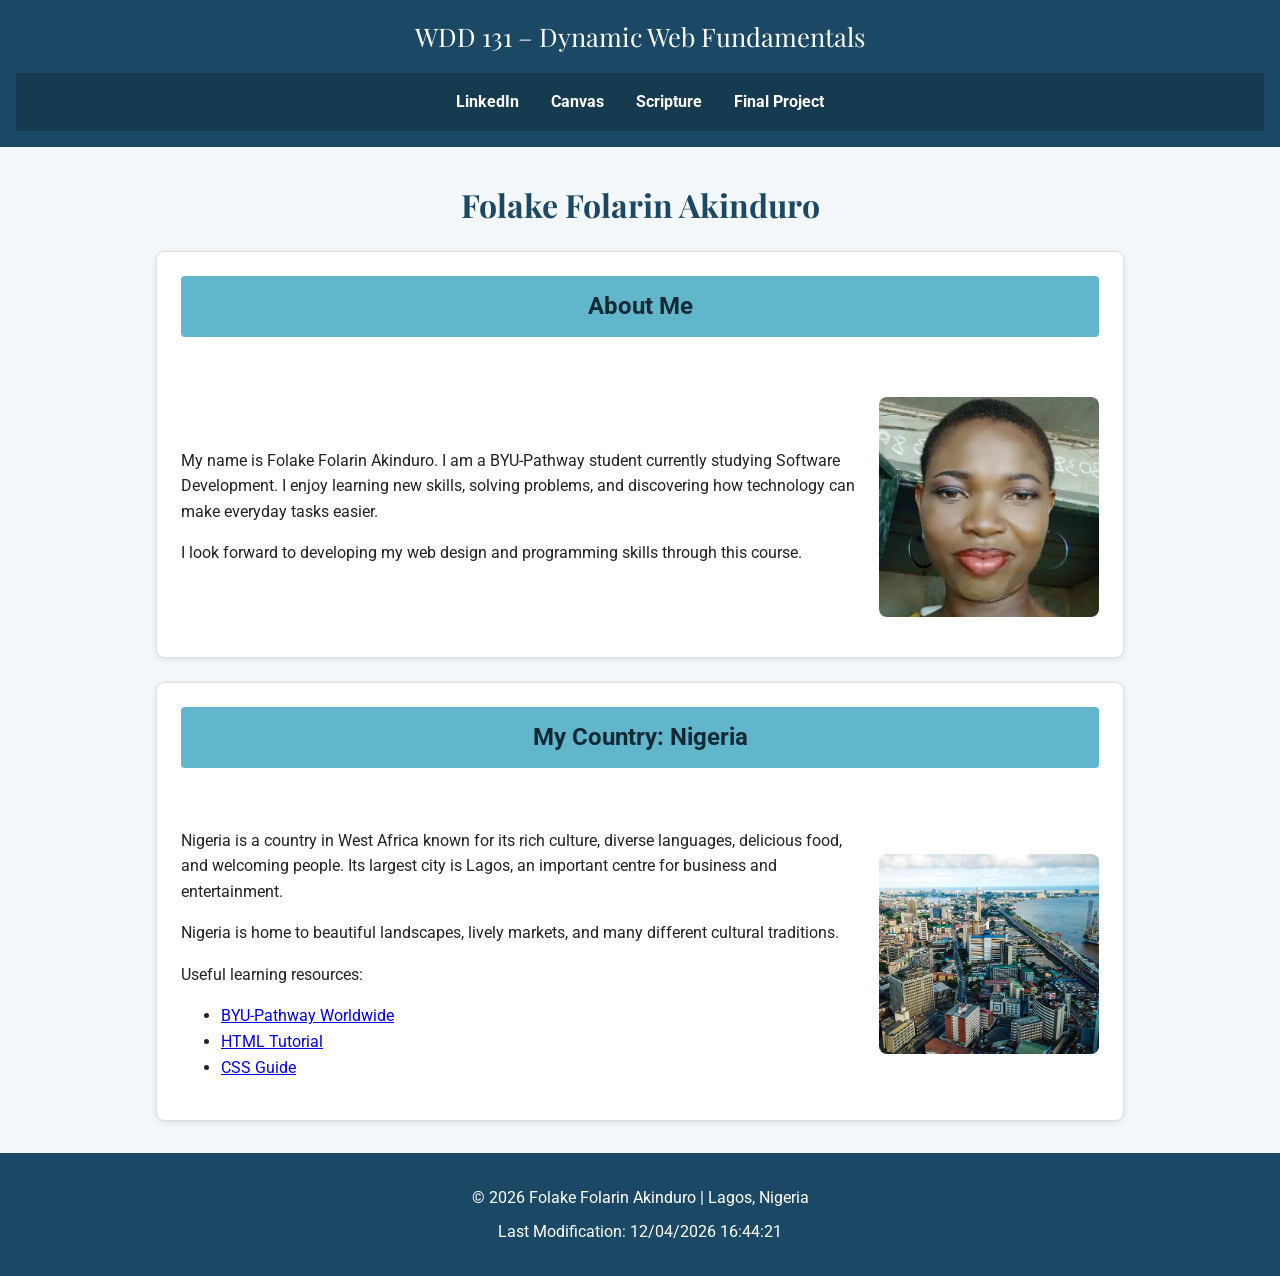
<file: index.html>
<!DOCTYPE html>
<html lang="en">
<head>
    <meta charset="UTF-8">
    <meta name="viewport" content="width=device-width, initial-scale=1.0">
    <meta name="description" content="WDD 131 Dynamic Web Fundamentals homepage created by Folake Folarin Akinduro. Learn about my interests, studies, and Nigeria.">
    <meta name="author" content="Folake Folarin Akinduro">

    <title>WDD 131 – Dynamic Web Fundamentals – Folake Folarin Akinduro</title>

    <link rel="preconnect" href="https://fonts.googleapis.com">
    <link rel="preconnect" href="https://fonts.gstatic.com" crossorigin>
    <link href="https://fonts.googleapis.com/css2?family=Roboto&family=Playfair+Display:wght@600&display=swap" rel="stylesheet">
    
    <link rel="stylesheet" href="styles/base.css">

    <script src="scripts/getdates.js" defer></script>
</head>

<body>
    <header>
        <span id="course-title">WDD 131 – Dynamic Web Fundamentals</span>

        <nav>
            <a href="https://www.linkedin.com/">LinkedIn</a>
            <a href="https://byupw.instructure.com/">Canvas</a>
            <a href="https://www.churchofjesuschrist.org/study/scriptures">Scripture</a>
            <a href="#">Final Project</a>
        </nav>
    </header>

    <main>
        <h1>Folake Folarin Akinduro</h1>

        <section class="card">
            <h2>About Me</h2>

            <div>
                <p>
                    My name is Folake Folarin Akinduro. I am a BYU-Pathway
                    student currently studying Software Development.
                    I enjoy learning new skills, solving problems, and
                    discovering how technology can make everyday tasks easier.
                </p>

                <p>
                    I look forward to developing my web design and programming
                    skills through this course.
                </p>
            </div>

            <img src="./images/profile.jpg"
                 alt="Portrait of Folake Folarin Akinduro"
                 width="300"
                 height="300">
        </section>

        <section class="card">
            <h2>My Country: Nigeria</h2>

            <div>
                <p>
                    Nigeria is a country in West Africa known for its rich
                    culture, diverse languages, delicious food, and welcoming
                    people. Its largest city is Lagos, an important centre
                    for business and entertainment.
                </p>

                <p>
                    Nigeria is home to beautiful landscapes, lively markets,
                    and many different cultural traditions.
                </p>

                <p>Useful learning resources:</p>

                <ul>
                    <li>
                        <a href="https://www.byupathway.edu/">BYU-Pathway Worldwide</a>
                    </li>
                    <li>
                        <a href="https://www.w3schools.com/html/">HTML Tutorial</a>
                    </li>
                    <li>
                        <a href="https://developer.mozilla.org/en-US/docs/Web/CSS">CSS Guide</a>
                    </li>
                </ul>
            </div>

            <img src="images/nigeria.jpg"
                 alt="A photograph representing Nigeria"
                 width="300"
                 height="200">
        </section>
    </main>

    <footer>
        <p>
            &copy; <span id="currentyear"></span>
            Folake Folarin Akinduro | Lagos, Nigeria
        </p>

        <p id="lastModified"></p>
    </footer>
</body>
</html>
</file>
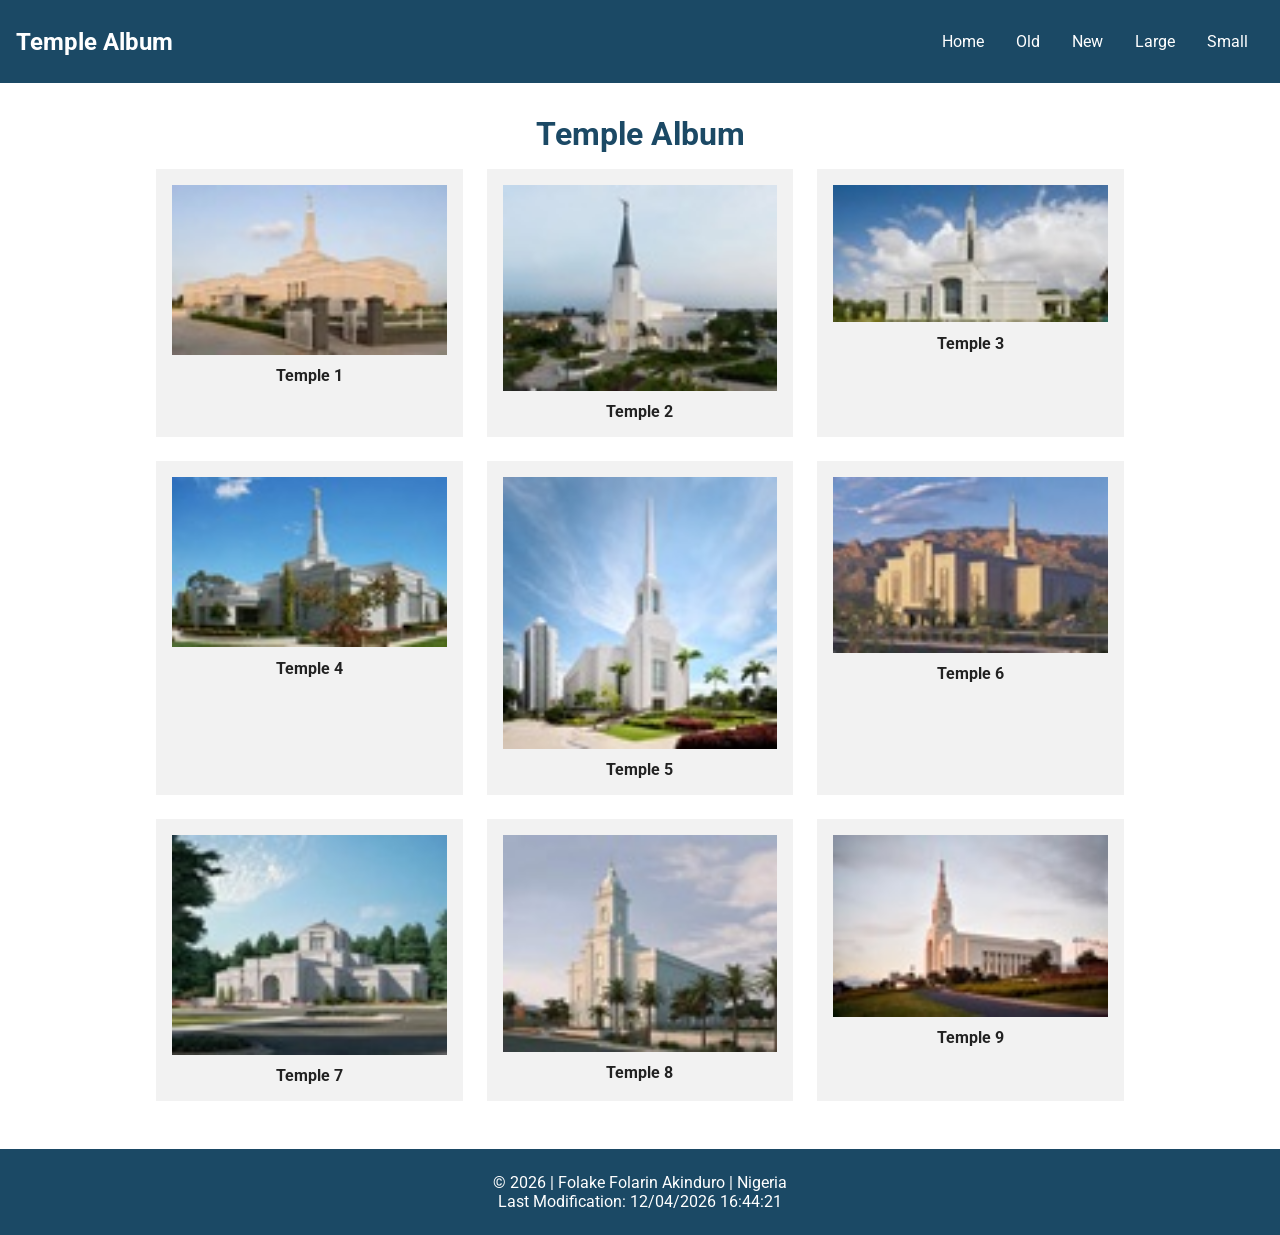
<file: temples.html>
<!DOCTYPE html>
<html lang="en">
<head>
    <meta charset="UTF-8">
    <meta name="viewport" content="width=device-width, initial-scale=1.0">
    <meta name="description" content="A responsive album showcasing beautiful temples around the world.">
    <meta name="author" content="Folake Folarin Akinduro">
    <title>Temple Album | WDD 131</title>

    <link rel="preconnect" href="https://fonts.googleapis.com">
    <link rel="preconnect" href="https://fonts.gstatic.com" crossorigin>
    <link href="https://fonts.googleapis.com/css2?family=Roboto:wght@400;700&display=swap" rel="stylesheet">

    <link rel="stylesheet" href="styles/temples.css">
    <link rel="stylesheet" href="styles/temples-large.css">
    <script src="scripts/temples.js" defer></script>
</head>

<body>
    <header>
        <span class="site-title">Temple Album</span>
        <button id="menu" aria-label="Open navigation menu" aria-expanded="false">&#9776;</button>

        <nav>
            <a href="#">Home</a>
            <a href="#">Old</a>
            <a href="#">New</a>
            <a href="#">Large</a>
            <a href="#">Small</a>
        </nav>
    </header>

    <main>
        <h1>Temple Album</h1>

        <div class="temple-grid">
            <figure>
                <img src="images/temple-1.jpg" alt="Temple photograph 1">
                <figcaption>Temple 1</figcaption>
            </figure>

            <figure>
                <img src="images/temple-2.jpg" alt="Temple photograph 2">
                <figcaption>Temple 2</figcaption>
            </figure>

            <figure>
                <img src="images/temple-3.jpg" alt="Temple photograph 3">
                <figcaption>Temple 3</figcaption>
            </figure>

            <figure>
                <img src="images/temple-4.jpg" alt="Temple photograph 4">
                <figcaption>Temple 4</figcaption>
            </figure>

            <figure>
                <img src="images/temple-5.jpg" alt="Temple photograph 5">
                <figcaption>Temple 5</figcaption>
            </figure>

            <figure>
                <img src="images/temple-6.jpg" alt="Temple photograph 6">
                <figcaption>Temple 6</figcaption>
            </figure>

            <figure>
                <img src="images/temple-7.jpg" alt="Temple photograph 7">
                <figcaption>Temple 7</figcaption>
            </figure>

            <figure>
                <img src="images/temple-8.jpg" alt="Temple photograph 8">
                <figcaption>Temple 8</figcaption>
            </figure>

            <figure>
                <img src="images/temple-9.jpg" alt="Temple photograph 9">
                <figcaption>Temple 9</figcaption>
            </figure>
        </div>
    </main>

    <footer>
        <p>&copy; <span id="currentyear"></span> | Folake Folarin Akinduro | Nigeria</p>
        <p id="lastModified"></p>
    </footer>
</body>
</html>
</file>
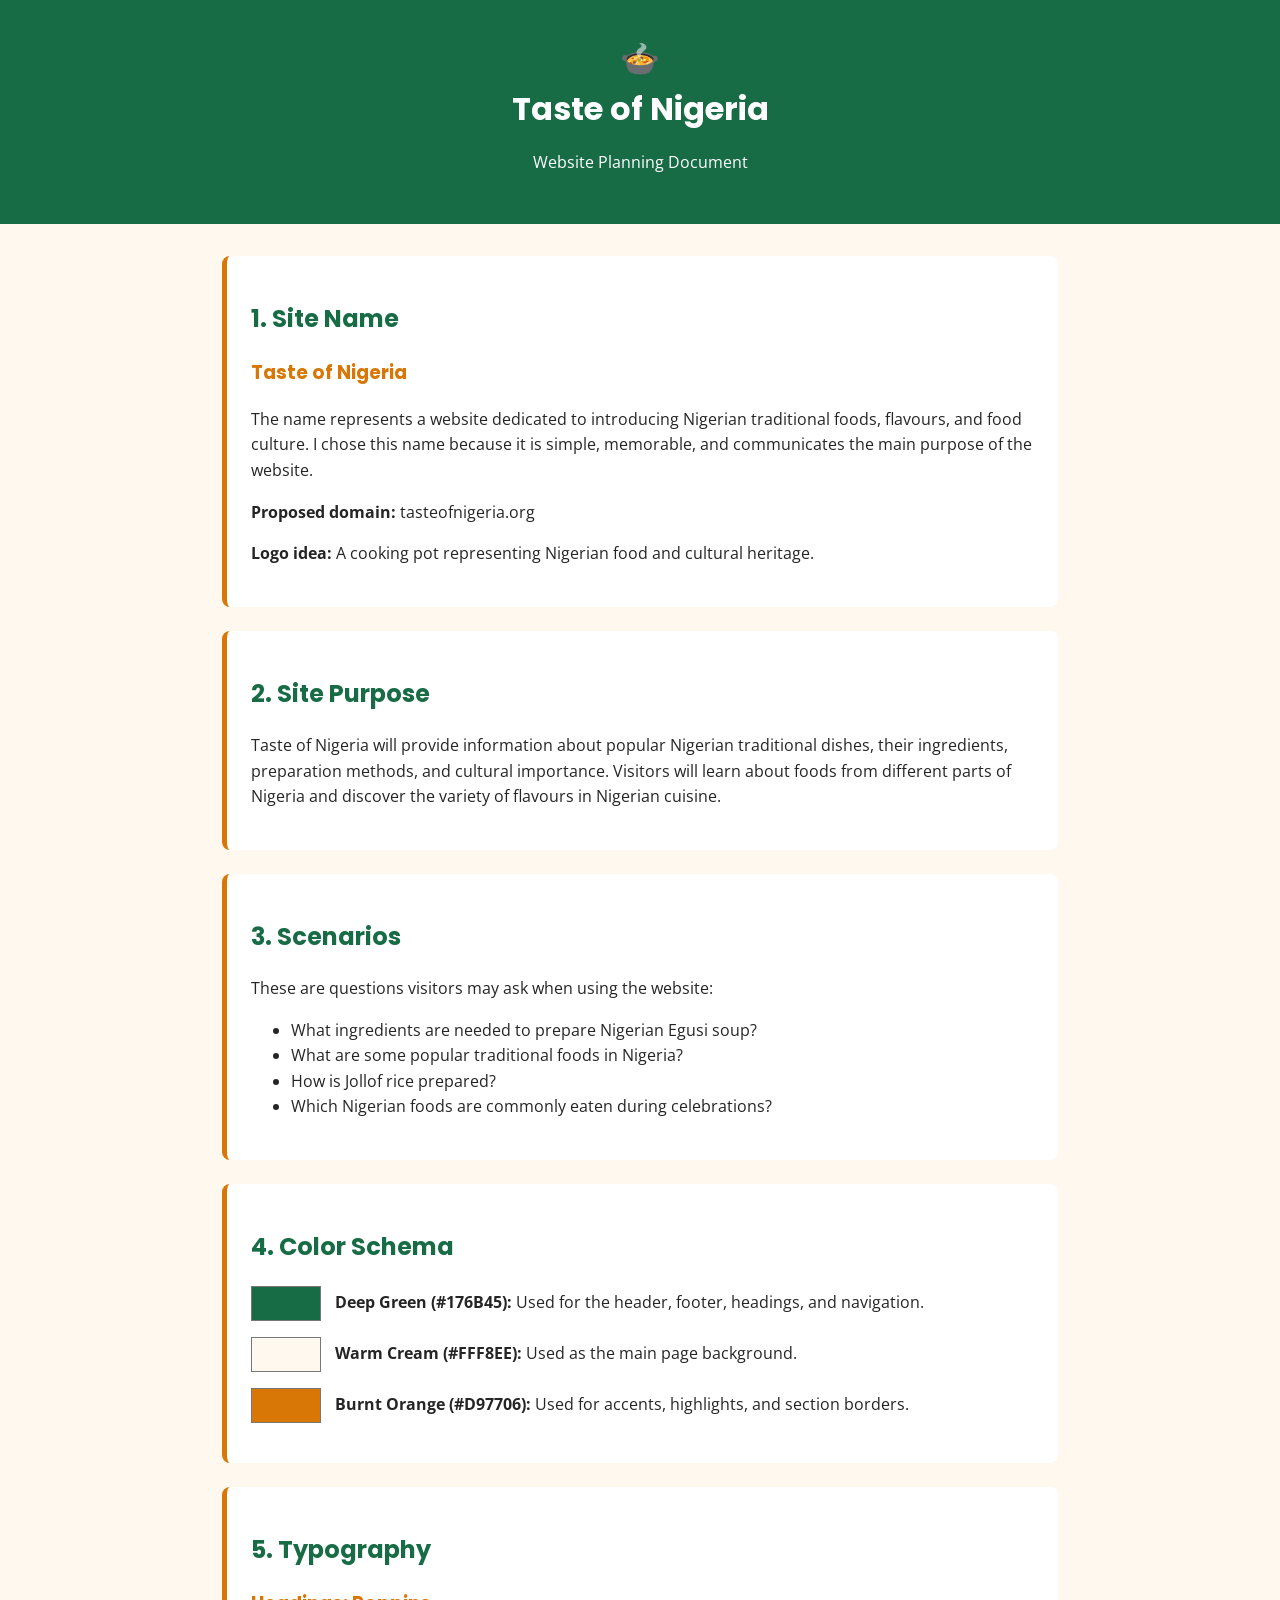
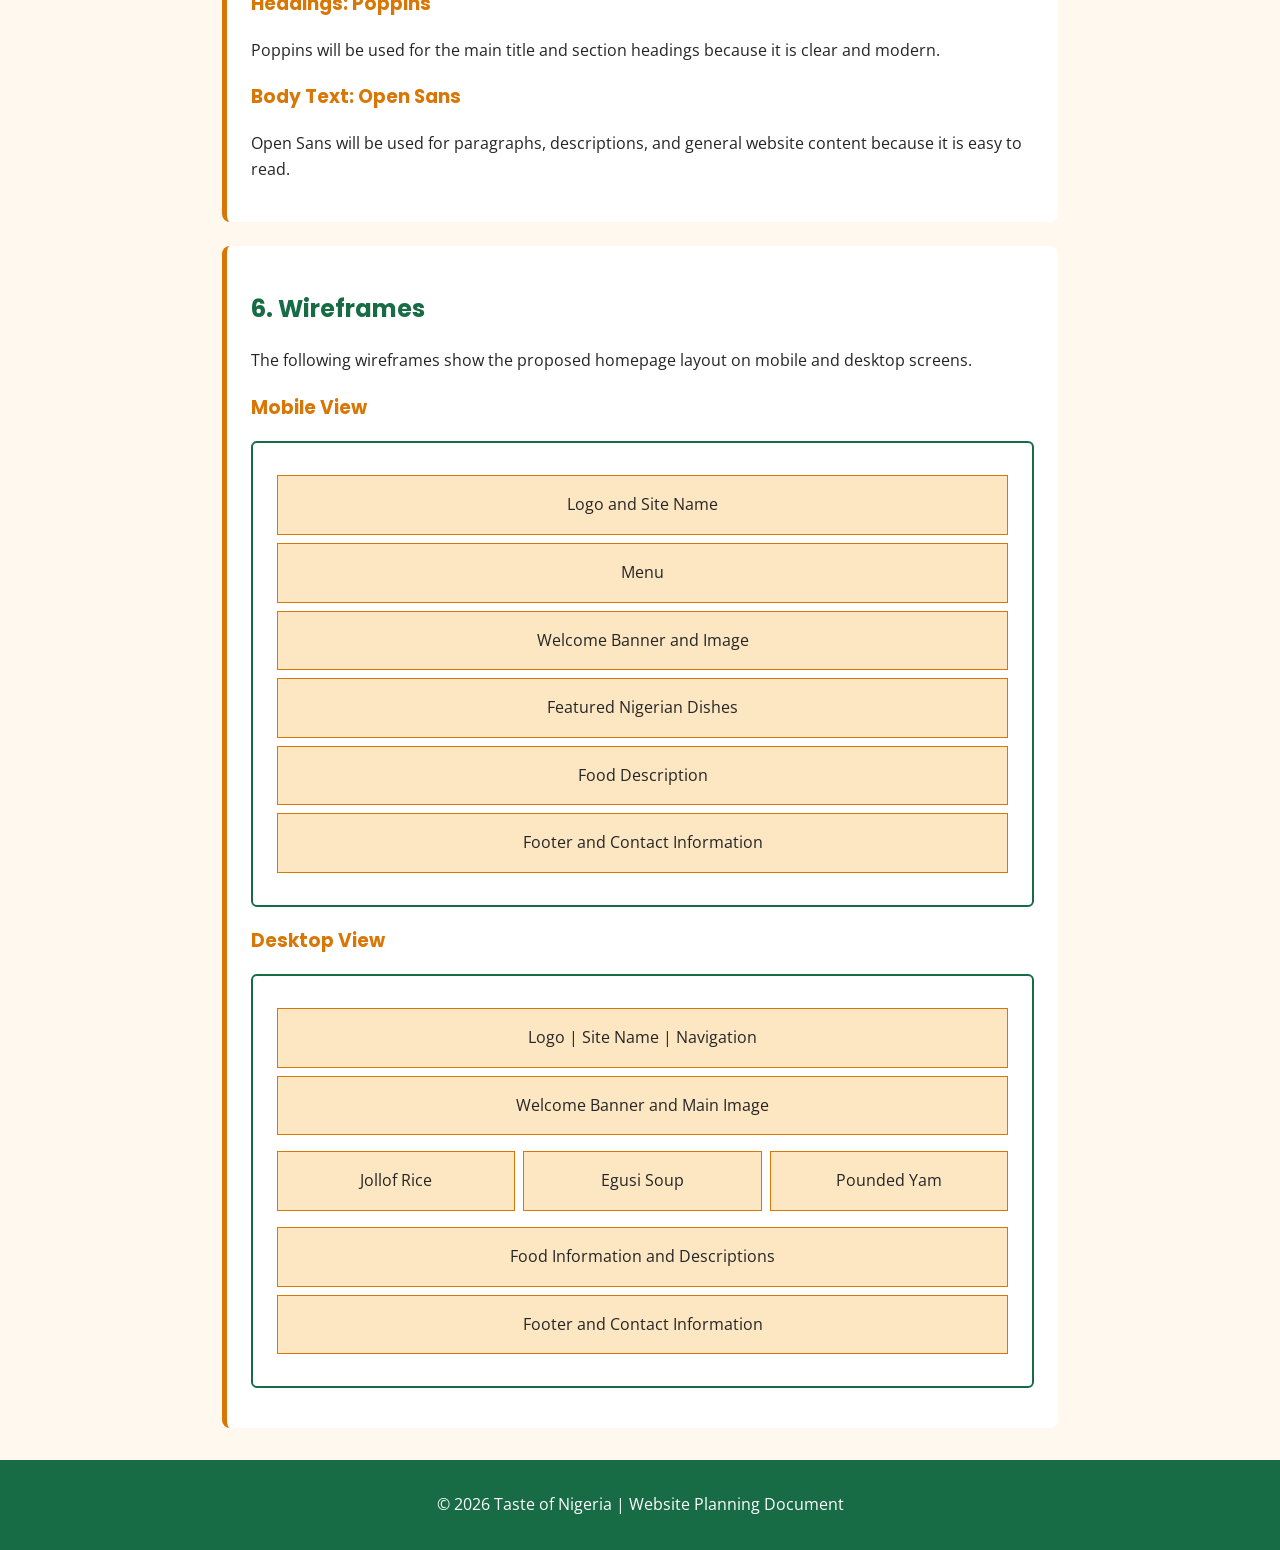
<file: project/siteplan.html>
<!DOCTYPE html>
<html lang="en">
<head>
    <meta charset="UTF-8">
    <meta name="viewport" content="width=device-width, initial-scale=1.0">
    <meta name="description" content="Website plan for Taste of Nigeria, a website celebrating Nigerian traditional food and culture.">
    <meta name="author" content="Folake Folarin Akinduro">
    <title>Taste of Nigeria | Site Plan</title>

    <link rel="preconnect" href="https://fonts.googleapis.com">
    <link rel="preconnect" href="https://fonts.gstatic.com" crossorigin>
    <link href="https://fonts.googleapis.com/css2?family=Open+Sans:wght@400;500;600&family=Poppins:wght@600;700&display=swap" rel="stylesheet">

    <link rel="stylesheet" href="../styles/siteplan.css">
</head>

<body>
    <header>
        <div class="logo">🍲</div>
        <h1>Taste of Nigeria</h1>
        <p>Website Planning Document</p>
    </header>

    <main>
        <section>
            <h2>1. Site Name</h2>
            <h3>Taste of Nigeria</h3>
            <p>
                The name represents a website dedicated to introducing
                Nigerian traditional foods, flavours, and food culture.
                I chose this name because it is simple, memorable, and
                communicates the main purpose of the website.
            </p>
            <p><strong>Proposed domain:</strong> tasteofnigeria.org</p>
            <p><strong>Logo idea:</strong> A cooking pot representing
                Nigerian food and cultural heritage.</p>
        </section>

        <section>
            <h2>2. Site Purpose</h2>
            <p>
                Taste of Nigeria will provide information about popular
                Nigerian traditional dishes, their ingredients,
                preparation methods, and cultural importance. Visitors
                will learn about foods from different parts of Nigeria
                and discover the variety of flavours in Nigerian cuisine.
            </p>
        </section>

        <section>
            <h2>3. Scenarios</h2>
            <p>These are questions visitors may ask when using the website:</p>
            <ul>
                <li>What ingredients are needed to prepare Nigerian Egusi soup?</li>
                <li>What are some popular traditional foods in Nigeria?</li>
                <li>How is Jollof rice prepared?</li>
                <li>Which Nigerian foods are commonly eaten during celebrations?</li>
            </ul>
        </section>

        <section>
            <h2>4. Color Schema</h2>

            <p>
                <span class="color-sample green"></span>
                <strong>Deep Green (#176B45):</strong>
                Used for the header, footer, headings, and navigation.
            </p>

            <p>
                <span class="color-sample cream"></span>
                <strong>Warm Cream (#FFF8EE):</strong>
                Used as the main page background.
            </p>

            <p>
                <span class="color-sample orange"></span>
                <strong>Burnt Orange (#D97706):</strong>
                Used for accents, highlights, and section borders.
            </p>
        </section>

        <section>
            <h2>5. Typography</h2>

            <h3>Headings: Poppins</h3>
            <p>
                Poppins will be used for the main title and section
                headings because it is clear and modern.
            </p>

            <h3>Body Text: Open Sans</h3>
            <p>
                Open Sans will be used for paragraphs, descriptions,
                and general website content because it is easy to read.
            </p>
        </section>

        <section>
            <h2>6. Wireframes</h2>
            <p>
                The following wireframes show the proposed homepage
                layout on mobile and desktop screens.
            </p>

            <h3>Mobile View</h3>
            <div class="wireframe">
                <div class="wire-box">Logo and Site Name</div>
                <div class="wire-box">Menu</div>
                <div class="wire-box">Welcome Banner and Image</div>
                <div class="wire-box">Featured Nigerian Dishes</div>
                <div class="wire-box">Food Description</div>
                <div class="wire-box">Footer and Contact Information</div>
            </div>

            <h3>Desktop View</h3>
            <div class="wireframe">
                <div class="wire-box">Logo | Site Name | Navigation</div>
                <div class="wire-box">Welcome Banner and Main Image</div>

                <div class="desktop-layout">
                    <div class="wire-box">Jollof Rice</div>
                    <div class="wire-box">Egusi Soup</div>
                    <div class="wire-box">Pounded Yam</div>
                </div>

                <div class="wire-box">Food Information and Descriptions</div>
                <div class="wire-box">Footer and Contact Information</div>
            </div>
        </section>
    </main>

    <footer>
        <p>&copy; 2026 Taste of Nigeria | Website Planning Document</p>
    </footer>
</body>
</html>
</file>
<file: styles/base.css>
:root {
    --primary-color: #1b4965;
    --secondary-color: #62b6cb;
    --background-color: #f4f7f9;
    --text-color: #222;
}

* {
    box-sizing: border-box;
}

body {
    margin: 0;
    font-family: 'Roboto', sans-serif;
    color: var(--text-color);
    background-color: var(--background-color);
    line-height: 1.6;
}

header {
    background-color: var(--primary-color);
    color: white;
    text-align: center;
    padding: 1rem;
}

#course-title {
    display: block;
    font-family: 'Playfair Display', serif;
    font-size: 1.6rem;
    margin-bottom: 1rem;
}

nav {
    display: flex;
    justify-content: center;
    flex-wrap: wrap;
    gap: 2rem;
    background-color: #163a50;
    padding: 1rem;
}

nav a {
    color: white;
    text-decoration: none;
    font-weight: bold;
}

nav a:hover {
    color: #ffd166;
    text-decoration: underline;
}

main {
    max-width: 1000px;
    margin: 2rem auto;
    padding: 0 1rem;
}

h1 {
    color: var(--primary-color);
    text-align: center;
    font-family: 'Playfair Display', serif;
}

.card {
    background-color: white;
    border: 1px solid #ddd;
    border-radius: 8px;
    padding: 1.5rem;
    margin-bottom: 1.5rem;
    box-shadow: 0 2px 6px rgba(0, 0, 0, 0.08);
}

.card h2 {
    background-color: var(--secondary-color);
    color: #102a36;
    padding: 0.7rem;
    margin-top: 0;
    border-radius: 4px;
    text-align: center;
}

.card img {
    max-width: 220px;
    height: auto;
    border-radius: 8px;
    display: block;
    margin: 1rem auto;
}

footer {
    background-color: var(--primary-color);
    color: white;
    text-align: center;
    padding: 1.5rem;
}

footer p {
    margin: 0.5rem;
}

@media screen and (min-width: 700px) {
    .card {
        display: grid;
        grid-template-columns: 1fr 220px;
        gap: 1.5rem;
        align-items: center;
    }

    .card h2 {
        grid-column: 1 / -1;
    }
}
</file>
<file: styles/temples.css>
* {
    margin: 0;
    padding: 0;
    box-sizing: border-box;
}

body {
    font-family: 'Roboto', sans-serif;
    color: #222;
}

header {
    background-color: #1b4965;
    color: white;
    padding: 1rem;
    display: flex;
    flex-wrap: wrap;
    justify-content: space-between;
    align-items: center;
}

.site-title {
    font-size: 1.5rem;
    font-weight: bold;
}

#menu {
    background: none;
    border: none;
    color: white;
    font-size: 2rem;
    cursor: pointer;
}

nav {
    display: none;
    flex-direction: column;
    width: 100%;
}

nav.open {
    display: flex;
}

nav a {
    color: white;
    text-decoration: none;
    padding: 0.8rem;
    text-align: center;
}

nav a:hover {
    background-color: #62b6cb;
    color: #111;
}

main {
    max-width: 1000px;
    margin: 0 auto;
    padding: 1rem;
}

h1 {
    text-align: center;
    margin: 1rem 0;
    color: #1b4965;
}

.temple-grid {
    display: grid;
    grid-template-columns: 1fr;
    gap: 1.5rem;
}

figure {
    text-align: center;
    background-color: #f2f2f2;
    padding: 1rem;
}

figure img {
    width: 100%;
    height: auto;
    display: block;
}

figcaption {
    padding-top: 0.7rem;
    font-weight: bold;
}

footer {
    background-color: #1b4965;
    color: white;
    text-align: center;
    padding: 1.5rem;
    margin-top: 2rem;
}
</file>
<file: styles/temples-large.css>
@media screen and (min-width: 700px) {
    header {
        flex-wrap: nowrap;
    }

    #menu {
        display: none;
    }

    nav {
        display: flex;
        flex-direction: row;
        justify-content: flex-end;
        width: auto;
    }

    nav a {
        padding: 1rem;
    }

    .temple-grid {
        grid-template-columns: repeat(3, 1fr);
    }
}
</file>
<file: styles/siteplan.css>
:root {
    --green: #176B45;
    --cream: #FFF8EE;
    --orange: #D97706;
    --dark: #252525;
}

* {
    box-sizing: border-box;
}

body {
    margin: 0;
    font-family: "Open Sans", sans-serif;
    background-color: var(--cream);
    color: var(--dark);
    line-height: 1.6;
}

header {
    background-color: var(--green);
    color: white;
    text-align: center;
    padding: 2rem 1rem;
}

header h1, h2, h3 {
    font-family: "Poppins", sans-serif;
}

header h1 {
    margin: 0;
}

main {
    max-width: 900px;
    margin: 2rem auto;
    padding: 0 1rem;
}

section {
    background-color: white;
    padding: 1.5rem;
    margin-bottom: 1.5rem;
    border-radius: 8px;
    border-left: 5px solid var(--orange);
}

h2 {
    color: var(--green);
}

h3 {
    color: var(--orange);
}

.logo {
    font-size: 2rem;
}

.color-sample {
    display: inline-block;
    width: 70px;
    height: 35px;
    vertical-align: middle;
    border: 1px solid #777;
    margin-right: 10px;
}

.green {
    background-color: var(--green);
}

.cream {
    background-color: var(--cream);
}

.orange {
    background-color: var(--orange);
}

.wireframe {
    border: 2px solid var(--green);
    padding: 1rem;
    margin: 1rem 0;
    text-align: center;
    border-radius: 6px;
}

.wire-box {
    background-color: #FDE7C3;
    border: 1px solid var(--orange);
    padding: 1rem;
    margin: 0.5rem 0;
}

.desktop-layout {
    display: grid;
    grid-template-columns: 1fr 1fr 1fr;
    gap: 0.5rem;
}

footer {
    background-color: var(--green);
    color: white;
    text-align: center;
    padding: 1rem;
}

@media screen and (min-width: 700px) {
    main {
        padding: 0 2rem;
    }

      .wireframe {
        padding: 1.5rem;
    }
}
</file>
